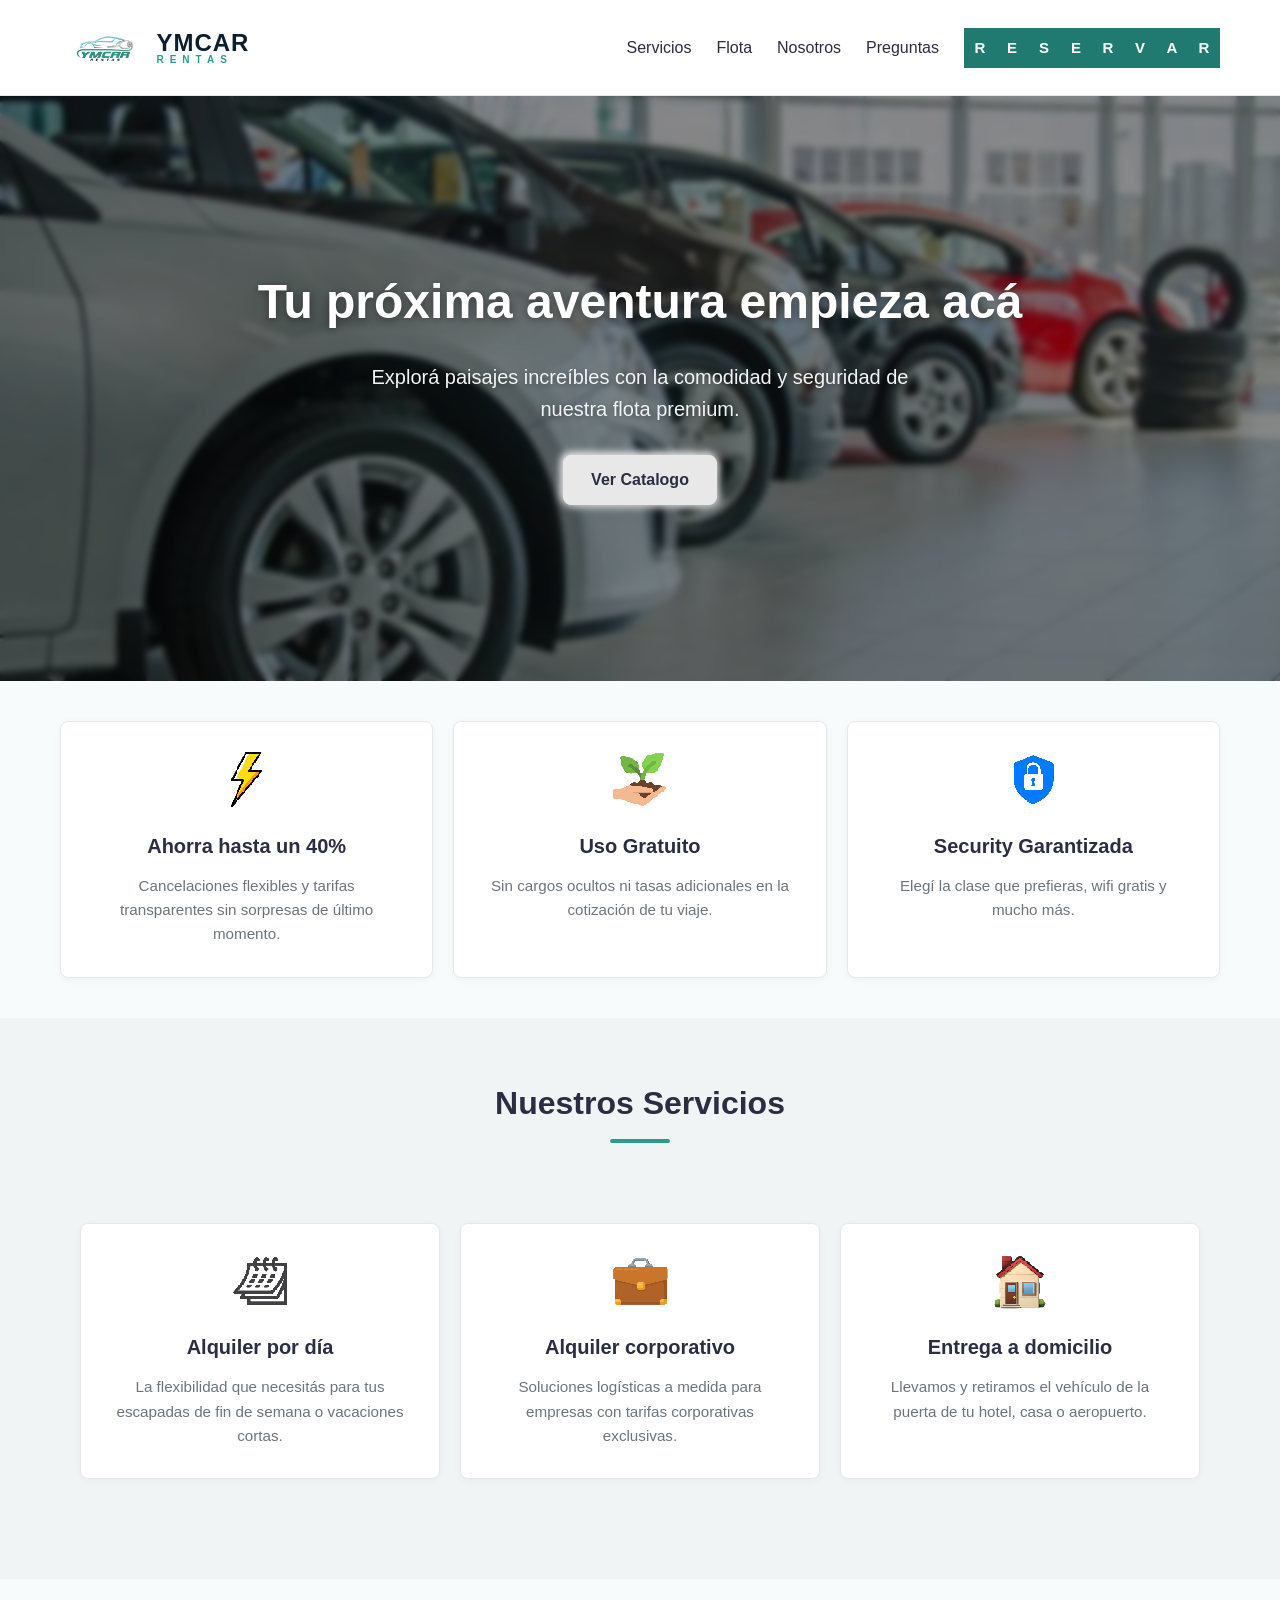
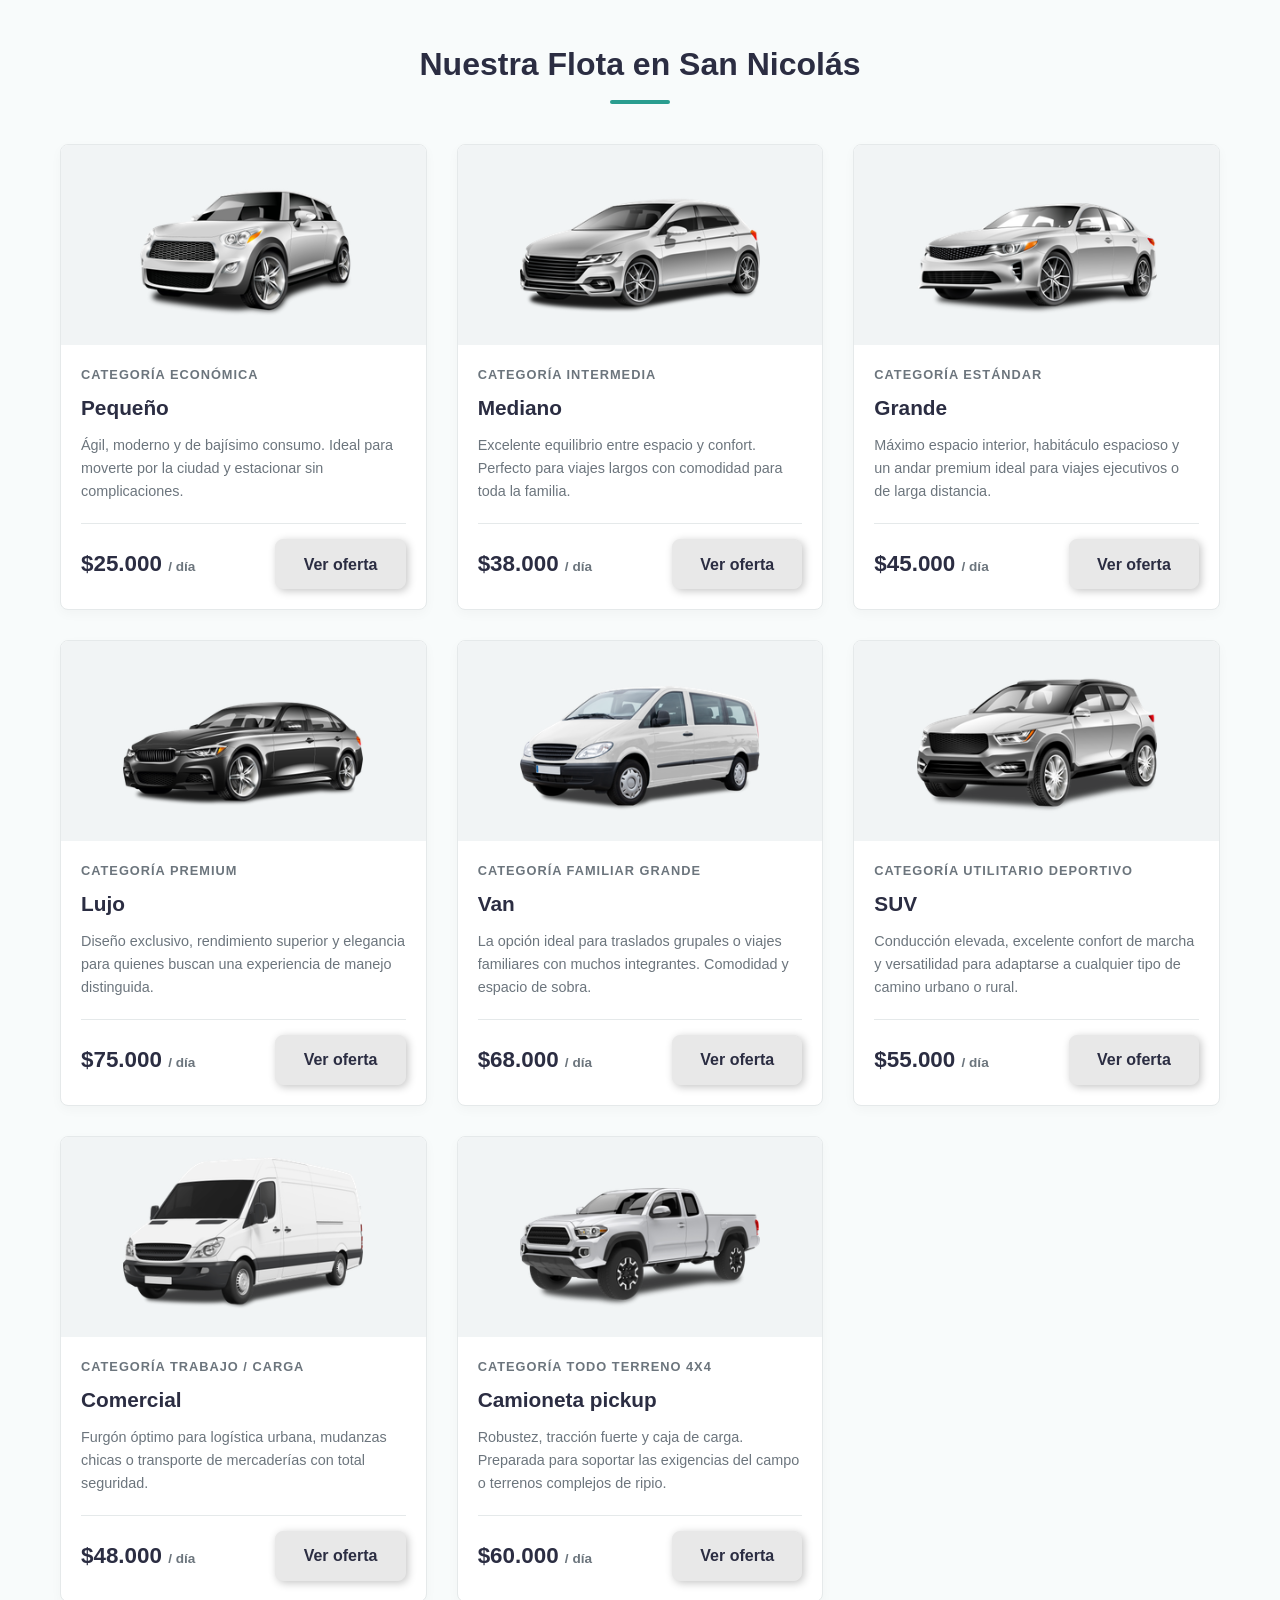
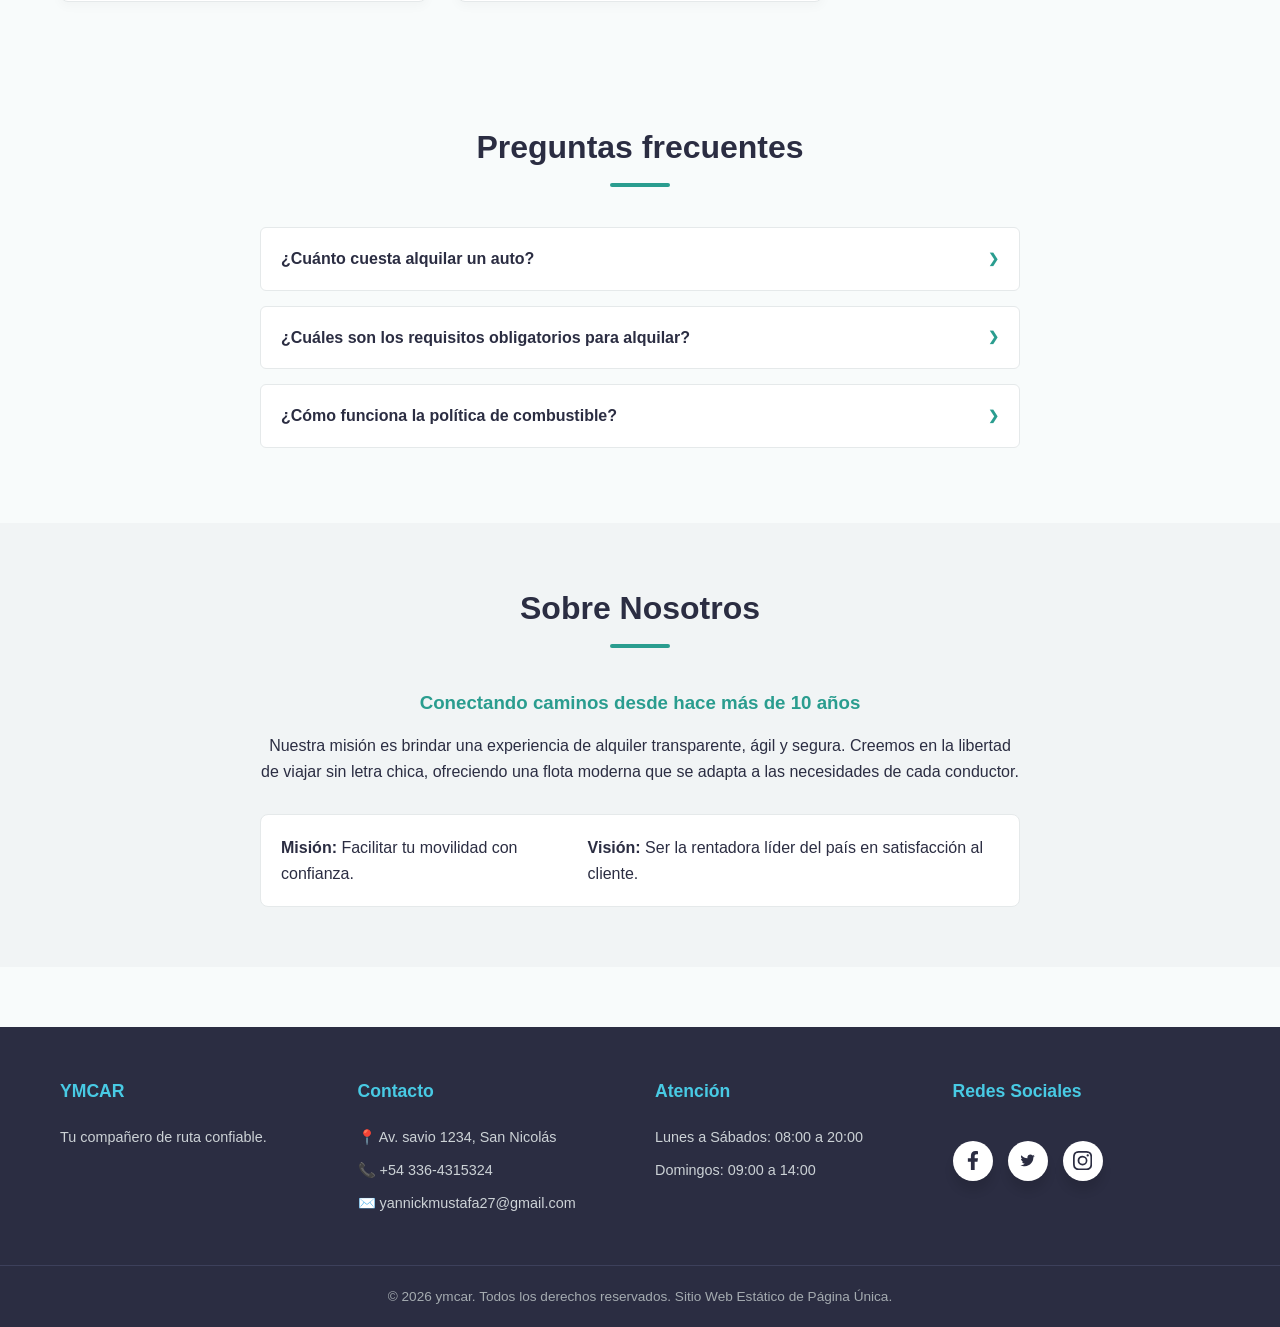
<file: index.html>
<!doctype html>
<html lang="es">
  <head>
    <meta charset="UTF-8" />
    <meta name="viewport" content="width=device-width, initial-scale=1.0" />
    <title>YMcar - Rentas</title>
    <link rel="stylesheet" href="./styles.css" />
    <link rel="icon" type="image/png" href="public/Logo1.png" />
  </head>
  <body>
    <header class="header-principal">
      <div class="header-contenedor">
        <div class="logo-contenedor">
          <a href="#" class="enlace-logo">
            <img src="public/Logo1.png" alt="YMcar Logo" class="logo-img" />
            <div class="logo-texto">
              <span class="texto-principal">YMCAR</span>
              <span class="texto-secundario">RENTAS</span>
            </div>
          </a>
        </div>
        <nav class="navegacion">
          <a href="#servicios">Servicios</a>
          <a href="#vehiculos">Flota</a>
          <a href="#sobre-nosotros">Nosotros</a>
          <a href="#faq">Preguntas</a>
          <a href="./reserva.html" class="enlace-boton-3d">
            <div class="button">
              <div class="box">R</div>
              <div class="box">E</div>
              <div class="box">S</div>
              <div class="box">E</div>
              <div class="box">R</div>
              <div class="box">V</div>
              <div class="box">A</div>
              <div class="box">R</div>
            </div>
          </a>
        </nav>
      </div>
    </header>

    <main>
      <section id="hero" class="hero-section">
        <div class="hero-capa">
          <div class="hero-contenido">
            <h1>Tu próxima aventura empieza acá</h1>
            <p>
              Explorá paisajes increíbles con la comodidad y seguridad de
              nuestra flota premium.
            </p>
            <a href="#vehiculos" class="button2">Ver Catalogo</a>
          </div>
        </div>
      </section>

      <section class="beneficios-section">
        <div class="contenedor-grid-3">
          <div class="beneficio-tarjeta">
            <span class="beneficio-icono">
              <img
                src="public/rayo.png"
                alt="Ícono de ahorro"
                class="imagen-icono-rayo"
              />
            </span>
            <h3>Ahorra hasta un 40%</h3>
            <p>
              Cancelaciones flexibles y tarifas transparentes sin sorpresas de
              último momento.
            </p>
          </div>
          <div class="beneficio-tarjeta">
            <span class="beneficio-icono">
              <img src="public/planta.png" alt="Planta" class="beneficio-img" />
            </span>
            <h3>Uso Gratuito</h3>
            <p>
              Sin cargos ocultos ni tasas adicionales en la cotización de tu
              viaje.
            </p>
          </div>

          <div class="beneficio-tarjeta">
            <span class="beneficio-icono">
              <img src="public/escudo.png" alt="Escudo" class="beneficio-img" />
            </span>
            <h3>Security Garantizada</h3>
            <p>Elegí la clase que prefieras, wifi gratis y mucho más.</p>
          </div>
        </div>
      </section>

      <section id="servicios" class="seccion-gris">
        <div class="contenedor-bloque">
          <h2 class="titulo-seccion">Nuestros Servicios</h2>
          <div class="contenedor-grid-3">
            <article class="servicio-card">
              <span class="servicio-icono">
                <img
                  src="public/calendario.png"
                  alt="Calendario"
                  class="servicio-img"
                />
              </span>
              <h3>Alquiler por día</h3>
              <p>
                La flexibilidad que necesitás para tus escapadas de fin de
                semana o vacaciones cortas.
              </p>
            </article>

            <article class="servicio-card">
              <span class="servicio-icono">
                <img
                  src="public/maletin.png"
                  alt="Corporativo"
                  class="servicio-img"
                />
              </span>
              <h3>Alquiler corporativo</h3>
              <p>
                Soluciones logísticas a medida para empresas con tarifas
                corporativas exclusivas.
              </p>
            </article>

            <article class="servicio-card">
              <span class="servicio-icono">
                <img
                  src="public/casa.png"
                  alt="Domicilio"
                  class="servicio-img"
                />
              </span>
              <h3>Entrega a domicilio</h3>
              <p>
                Llevamos y retiramos el vehículo de la puerta de tu hotel, casa
                o aeropuerto.
              </p>
            </article>
          </div>
        </div>
      </section>

      <section id="vehiculos">
        <div class="contenedor-bloque">
          <h2 class="titulo-seccion">Nuestra Flota en San Nicolás</h2>
          <div class="contenedor-grid-vehiculos">
            <article class="vehiculo-card">
              <div class="vehiculo-img-contenedor">
                <img
                  src="public/auto-pequeno.png"
                  alt="Vehículo Pequeño"
                  class="vehiculo-img"
                />
              </div>
              <div class="vehiculo-info">
                <span class="vehiculo-categoria">Categoría Económica</span>
                <h3>Pequeño</h3>
                <p>
                  Ágil, moderno y de bajísimo consumo. Ideal para moverte por la
                  ciudad y estacionar sin complicaciones.
                </p>
                <div class="vehiculo-precio-fila">
                  <span class="precio">$25.000 <span>/ día</span></span>
                  <a href="reserva.html" class="button2">Ver oferta</a>
                </div>
              </div>
            </article>

            <article class="vehiculo-card">
              <div class="vehiculo-img-contenedor">
                <img
                  src="public/auto-mediano.png"
                  alt="Vehículo Mediano"
                  class="vehiculo-img"
                />
              </div>
              <div class="vehiculo-info">
                <span class="vehiculo-categoria">Categoría Intermedia</span>
                <h3>Mediano</h3>
                <p>
                  Excelente equilibrio entre espacio y confort. Perfecto para
                  viajes largos con comodidad para toda la familia.
                </p>
                <div class="vehiculo-precio-fila">
                  <span class="precio">$38.000 <span>/ día</span></span>
                  <a href="reserva.html" class="button2">Ver oferta</a>
                </div>
              </div>
            </article>

            <article class="vehiculo-card">
              <div class="vehiculo-img-contenedor">
                <img
                  src="public/auto-grande.png"
                  alt="Vehículo Grande"
                  class="vehiculo-img"
                />
              </div>
              <div class="vehiculo-info">
                <span class="vehiculo-categoria">Categoría Estándar</span>
                <h3>Grande</h3>
                <p>
                  Máximo espacio interior, habitáculo espacioso y un andar
                  premium ideal para viajes ejecutivos o de larga distancia.
                </p>
                <div class="vehiculo-precio-fila">
                  <span class="precio">$45.000 <span>/ día</span></span>
                  <a href="reserva.html" class="button2">Ver oferta</a>
                </div>
              </div>
            </article>

            <article class="vehiculo-card">
              <div class="vehiculo-img-contenedor">
                <img
                  src="public/lujo.png"
                  alt="Vehículo de Lujo"
                  class="vehiculo-img"
                />
              </div>
              <div class="vehiculo-info">
                <span class="vehiculo-categoria">Categoría Premium</span>
                <h3>Lujo</h3>
                <p>
                  Diseño exclusivo, rendimiento superior y elegancia para
                  quienes buscan una experiencia de manejo distinguida.
                </p>
                <div class="vehiculo-precio-fila">
                  <span class="precio">$75.000 <span>/ día</span></span>
                  <a href="reserva.html" class="button2">Ver oferta</a>
                </div>
              </div>
            </article>

            <article class="vehiculo-card">
              <div class="vehiculo-img-contenedor">
                <img
                  src="public/van.png"
                  alt="Vehículo Van"
                  class="vehiculo-img"
                />
              </div>
              <div class="vehiculo-info">
                <span class="vehiculo-categoria"
                  >Categoría Familiar Grande</span
                >
                <h3>Van</h3>
                <p>
                  La opción ideal para traslados grupales o viajes familiares
                  con muchos integrantes. Comodidad y espacio de sobra.
                </p>
                <div class="vehiculo-precio-fila">
                  <span class="precio">$68.000 <span>/ día</span></span>
                  <a href="reserva.html" class="button2">Ver oferta</a>
                </div>
              </div>
            </article>

            <article class="vehiculo-card">
              <div class="vehiculo-img-contenedor">
                <img
                  src="public/suv.png"
                  alt="Vehículo SUV"
                  class="vehiculo-img"
                />
              </div>
              <div class="vehiculo-info">
                <span class="vehiculo-categoria"
                  >Categoría Utilitario Deportivo</span
                >
                <h3>SUV</h3>
                <p>
                  Conducción elevada, excelente confort de marcha y versatilidad
                  para adaptarse a cualquier tipo de camino urbano o rural.
                </p>
                <div class="vehiculo-precio-fila">
                  <span class="precio">$55.000 <span>/ día</span></span>
                  <a href="reserva.html" class="button2">Ver oferta</a>
                </div>
              </div>
            </article>

            <article class="vehiculo-card">
              <div class="vehiculo-img-contenedor">
                <img
                  src="public/comercial.png"
                  alt="Vehículo Comercial"
                  class="vehiculo-img"
                />
              </div>
              <div class="vehiculo-info">
                <span class="vehiculo-categoria"
                  >Categoría Trabajo / Carga</span
                >
                <h3>Comercial</h3>
                <p>
                  Furgón óptimo para logística urbana, mudanzas chicas o
                  transporte de mercaderías con total seguridad.
                </p>
                <div class="vehiculo-precio-fila">
                  <span class="precio">$48.000 <span>/ día</span></span>
                  <a href="reserva.html" class="button2">Ver oferta</a>
                </div>
              </div>
            </article>

            <article class="vehiculo-card">
              <div class="vehiculo-img-contenedor">
                <img
                  src="public/camioneta.png"
                  alt="Camioneta pickup"
                  class="vehiculo-img"
                />
              </div>
              <div class="vehiculo-info">
                <span class="vehiculo-categoria"
                  >Categoría Todo Terreno 4x4</span
                >
                <h3>Camioneta pickup</h3>
                <p>
                  Robustez, tracción fuerte y caja de carga. Preparada para
                  soportar las exigencias del campo o terrenos complejos de
                  ripio.
                </p>
                <div class="vehiculo-precio-fila">
                  <span class="precio">$60.000 <span>/ día</span></span>
                  <a href="reserva.html" class="button2">Ver oferta</a>
                </div>
              </div>
            </article>
          </div>
        </div>
      </section>

      <section id="faq">
        <div class="contenedor-bloque-angosto">
          <h2 class="titulo-seccion">Preguntas frecuentes</h2>

          <details class="faq-item">
            <summary class="faq-pregunta">
              ¿Cuánto cuesta alquilar un auto?
            </summary>
            <div class="faq-respuesta">
              <p>
                El precio varía según la temporada, la categoría del vehículo
                seleccionado y la cantidad de días. Podés calcular el costo
                exacto completando nuestro formulario de reserva arriba.
              </p>
            </div>
          </details>

          <details class="faq-item">
            <summary class="faq-pregunta">
              ¿Cuáles son los requisitos obligatorios para alquilar?
            </summary>
            <div class="faq-respuesta">
              <p>
                Es necesario ser mayor de 21 años, presentar DNI o Pasaporte
                vigente, contar con licencia de conducir correspondiente y una
                tarjeta de crédito para la franquicia de garantía.
              </p>
            </div>
          </details>

          <details class="faq-item">
            <summary class="faq-pregunta">
              ¿Cómo funciona la política de combustible?
            </summary>
            <div class="faq-respuesta">
              <p>
                Entregamos el vehículo con el tanque lleno y debe ser devuelto
                de la misma manera. En caso de faltantes, se cobrará el cargo de
                reabastecimiento correspondiente.
              </p>
            </div>
          </details>
        </div>
      </section>

      <section id="sobre-nosotros" class="seccion-gris">
        <div class="contenedor-bloque-angosto sobre-nosotros-contenedor">
          <h2 class="titulo-seccion">Sobre Nosotros</h2>
          <h3>Conectando caminos desde hace más de 10 años</h3>
          <p>
            Nuestra misión es brindar una experiencia de alquiler transparente,
            ágil y segura. Creemos en la libertad de viajar sin letra chica,
            ofreciendo una flota moderna que se adapta a las necesidades de cada
            conductor.
          </p>
          <div class="valores-grid">
            <div>
              <strong>Misión:</strong> Facilitar tu movilidad con confianza.
            </div>
            <div>
              <strong>Visión:</strong> Ser la rentadora líder del país en
              satisfacción al cliente.
            </div>
          </div>
        </div>
      </section>
    </main>

    <footer class="footer-principal">
      <div class="footer-contenedor">
        <div class="footer-columna">
          <h4>YMCAR</h4>
          <p>Tu compañero de ruta confiable.</p>
        </div>
        <div class="footer-columna">
          <h4>Contacto</h4>
          <p>📍 Av. savio 1234, San Nicolás</p>
          <p>📞 +54 336-4315324</p>
          <p>✉️ yannickmustafa27@gmail.com</p>
        </div>
        <div class="footer-columna">
          <h4>Atención</h4>
          <p>Lunes a Sábados: 08:00 a 20:00</p>
          <p>Domingos: 09:00 a 14:00</p>
        </div>
        <div class="footer-columna">
          <h4>Redes Sociales</h4>
          <ul class="wrapper">
            <li class="icon facebook">
              <span class="tooltip">Facebook</span>
              <svg
                viewBox="0 0 320 512"
                height="1.2em"
                fill="currentColor"
                xmlns="http://www.w3.org/2000/svg"
              >
                <path
                  d="M279.14 288l14.22-92.66h-88.91v-60.13c0-25.35 12.42-50.06 52.24-50.06h40.42V6.26S260.43 0 225.36 0c-73.22 0-121.08 44.38-121.08 124.72v70.62H22.89V288h81.39v224h100.17V288z"
                ></path>
              </svg>
            </li>
            <li class="icon twitter">
              <span class="tooltip">Twitter</span>
              <svg
                height="1.2em"
                fill="currentColor"
                viewBox="0 0 48 48"
                xmlns="http://www.w3.org/2000/svg"
                class="twitter"
              >
                <path
                  d="M42,12.429c-1.323,0.586-2.746,0.977-4.247,1.162c1.526-0.906,2.7-2.351,3.251-4.058c-1.428,0.837-3.01,1.452-4.693,1.776C34.967,9.884,33.05,9,30.926,9c-4.08,0-7.387,3.278-7.387,7.32c0,0.572,0.067,1.129,0.193,1.67c-6.138-0.308-11.582-3.226-15.224-7.654c-0.64,1.082-1,2.349-1,3.686c0,2.541,1.301,4.778,3.285,6.096c-1.211-0.037-2.351-0.374-3.349-0.914c0,0.022,0,0.055,0,0.086c0,3.551,2.547,6.508,5.923,7.181c-0.617,0.169-1.269,0.263-1.941,0.263c-0.477,0-0.942-0.054-1.392-0.135c0.94,2.902,3.667,5.023,6.898,5.086c-2.528,1.96-5.712,3.134-9.174,3.134c-0.598,0-1.183-0.034-1.761-0.104C9.268,36.786,13.152,38,17.321,38c13.585,0,21.017-11.156,21.017-20.834c0-0.317-0.01-0.633-0.025-0.945C39.763,15.197,41.013,13.905,42,12.429"
                ></path>
              </svg>
            </li>
            <li class="icon instagram">
              <span class="tooltip">Instagram</span>
              <svg
                xmlns="http://www.w3.org/2000/svg"
                height="1.2em"
                fill="currentColor"
                class="bi bi-instagram"
                viewBox="0 0 16 16"
              >
                <path
                  d="M8 0C5.829 0 5.556.01 4.703.048 3.85.088 3.269.222 2.76.42a3.917 3.917 0 0 0-1.417.923A3.927 3.927 0 0 0 .42 2.76C.222 3.268.087 3.85.048 4.7.01 5.555 0 5.827 0 8.001c0 2.172.01 2.444.048 3.297.04.852.174 1.433.372 1.942.205.526.478.972.923 1.417.444.445.89.719 1.416.923.51.198 1.09.333 1.942.372C5.555 15.99 5.827 16 8 16s2.444-.01 3.298-.048c.851-.04 1.434-.174 1.943-.372a3.916 3.916 0 0 0 1.416-.923c.445-.445.718-.891.923-1.417.197-.509.332-1.09.372-1.942C15.99 10.445 16 10.173 16 8s-.01-2.445-.048-3.299c-.04-.851-.175-1.433-.372-1.941a3.926 3.926 0 0 0-.923-1.417A3.911 3.911 0 0 0 13.24.42c-.51-.198-1.092-.333-1.943-.372C10.443.01 10.172 0 7.998 0h.003zm-.717 1.442h.718c2.136 0 2.389.007 3.232.046.78.035 1.204.166 1.486.275.373.145.64.319.92.599.28.28.453.546.598.92.11.281.24.705.275 1.485.039.843.047 1.096.047 3.231s-.008 2.389-.047 3.232c-.035.78-.166 1.203-.275 1.485a2.47 2.47 0 0 1-.599.919c-.28.28-.546.453-.92.598-.28.11-.704.24-1.485.276-.843.038-1.096.047-3.232.047s-2.39-.009-3.233-.047c-.78-.036-1.203-.166-1.485-.276a2.478 2.478 0 0 1-.92-.598 2.48 2.48 0 0 1-.6-.92c-.109-.281-.24-.705-.275-1.485-.038-.843-.046-1.096-.046-3.233 0-2.136.008-2.388.046-3.231.036-.78.166-1.204.276-1.486.145-.373.319-.64.599-.92.28-.28.546-.453.92-.598.282-.11.705-.24 1.485-.276.738-.034 1.024-.044 2.515-.045v.002zm4.988 1.328a.96.96 0 1 0 0 1.92.96.96 0 0 0 0-1.92zm-4.27 1.122a4.109 4.109 0 1 0 0 8.217 4.109 4.109 0 0 0 0-8.217zm0 1.441a2.667 2.667 0 1 1 0 5.334 2.667 2.667 0 0 1 0-5.334z"
                ></path>
              </svg>
            </li>
          </ul>
        </div>
      </div>
      <div class="footer-derechos">
        <p>
          &copy; 2026 ymcar. Todos los derechos reservados. Sitio Web Estático
          de Página Única.
        </p>
      </div>
    </footer>
  </body>
</html>
</file>
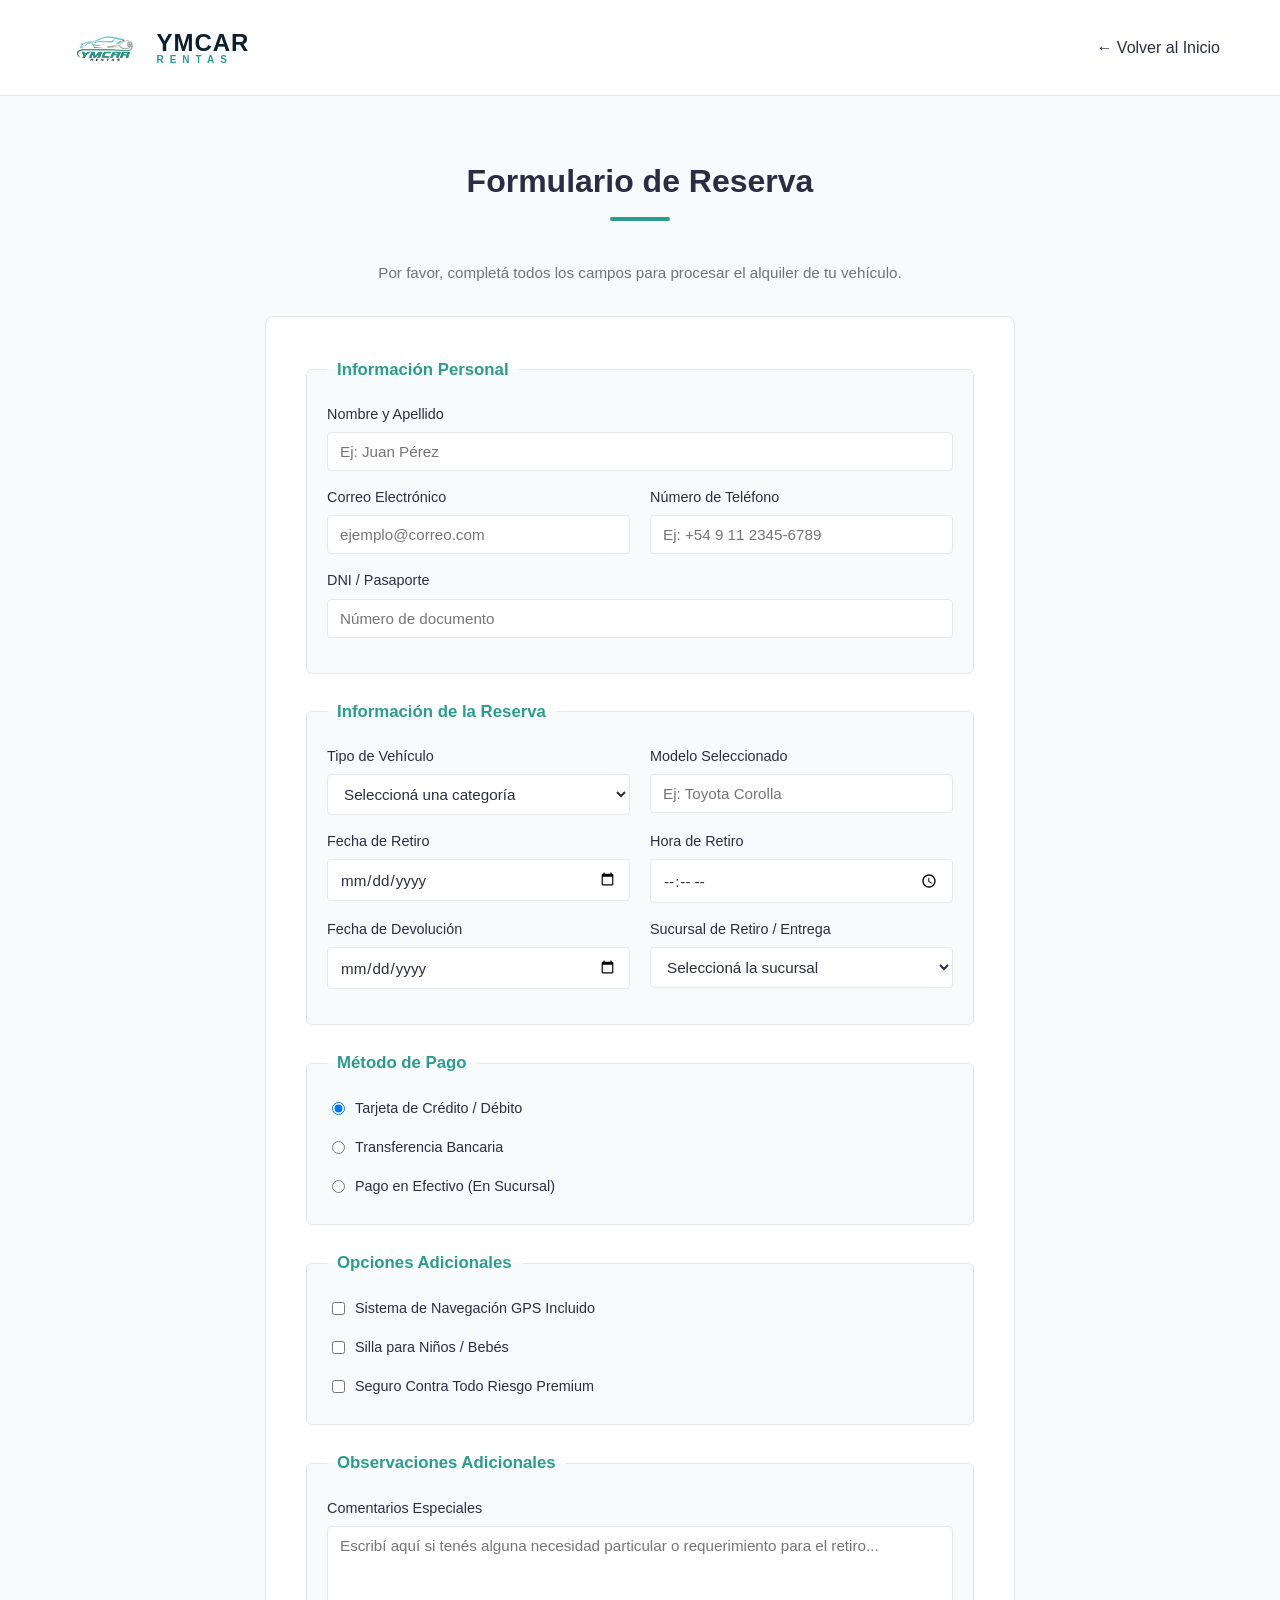
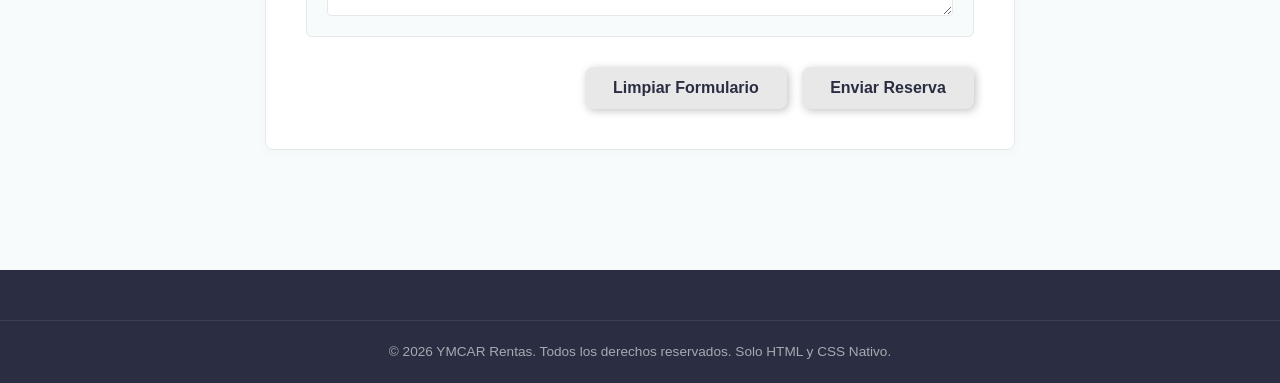
<file: reserva.html>
<!doctype html>
<html lang="es">
  <head>
    <meta charset="UTF-8" />
    <meta name="viewport" content="width=device-width, initial-scale=1.0" />
    <title>YMCAR Rentas - Realizá tu Reserva</title>
    <link rel="stylesheet" href="styles.css" />
    <link rel="icon" type="image/png" href="public/Logo1.png" />
  </head>
  <body>
    <header class="header-principal">
      <div class="header-contenedor">
        <div class="logo-contenedor">
          <a href="index.html" class="enlace-logo">
            <img src="public/Logo1.png" alt="YMcar Logo" class="logo-img" />
            <div class="logo-texto">
              <span class="texto-principal">YMCAR</span>
              <span class="texto-secundario">RENTAS</span>
            </div>
          </a>
        </div>
        <nav class="navegacion">
          <a href="index.html" class="boton-volver">← Volver al Inicio</a>
        </nav>
      </div>
    </header>

    <main class="contenedor-bloque-angosto">
      <section>
        <h1 class="titulo-seccion">Formulario de Reserva</h1>
        <p class="subtitulo-formulario">
          Por favor, completá todos los campos para procesar el alquiler de tu
          vehículo.
        </p>

        <div class="contenedor-formulario-bloque">
          <form action="#" method="POST">
            <fieldset class="formulario-grupo">
              <legend>Información Personal</legend>

              <div class="formulario-fila">
                <div class="campo-ancho">
                  <label for="nombre-apellido">Nombre y Apellido</label>
                  <input
                    type="text"
                    id="nombre-apellido"
                    name="nombre_apellido"
                    placeholder="Ej: Juan Pérez"
                    required
                  />
                </div>
              </div>

              <div class="formulario-fila">
                <div class="campo-ancho">
                  <label for="correo">Correo Electrónico</label>
                  <input
                    type="email"
                    id="correo"
                    name="correo"
                    placeholder="ejemplo@correo.com"
                    required
                  />
                </div>
                <div class="campo-ancho">
                  <label for="telefono">Número de Teléfono</label>
                  <input
                    type="tel"
                    id="telefono"
                    name="telefono"
                    placeholder="Ej: +54 9 11 2345-6789"
                    required
                  />
                </div>
              </div>

              <div class="formulario-fila">
                <div class="campo-ancho">
                  <label for="documento">DNI / Pasaporte</label>
                  <input
                    type="text"
                    id="documento"
                    name="documento"
                    placeholder="Número de documento"
                    required
                  />
                </div>
              </div>
            </fieldset>

            <fieldset class="formulario-grupo">
              <legend>Información de la Reserva</legend>

              <div class="formulario-fila">
                <div class="campo-ancho">
                  <label for="tipo-vehiculo">Tipo de Vehículo</label>
                  <select id="tipo-vehiculo" name="tipo_vehiculo" required>
                    <option value="" disabled selected>
                      Seleccioná una categoría
                    </option>
                    <option value="economico">Económico (Hatchback)</option>
                    <option value="sedan">Sedán Familiar</option>
                    <option value="suv">SUV / Camioneta</option>
                    <option value="premium">Premium / Deportivo</option>
                  </select>
                </div>
                <div class="campo-ancho">
                  <label for="modelo-seleccionado">Modelo Seleccionado</label>
                  <input
                    type="text"
                    id="modelo-seleccionado"
                    name="modelo_seleccionado"
                    placeholder="Ej: Toyota Corolla"
                    required
                  />
                </div>
              </div>

              <div class="formulario-fila">
                <div class="campo-ancho">
                  <label for="fecha-retiro">Fecha de Retiro</label>
                  <input
                    type="date"
                    id="fecha-retiro"
                    name="fecha_retiro"
                    required
                  />
                </div>
                <div class="campo-ancho">
                  <label for="hora-retiro">Hora de Retiro</label>
                  <input
                    type="time"
                    id="hora-retiro"
                    name="hora_retiro"
                    required
                  />
                </div>
              </div>

              <div class="formulario-fila">
                <div class="campo-ancho">
                  <label for="fecha-devolucion">Fecha de Devolución</label>
                  <input
                    type="date"
                    id="fecha-devolucion"
                    name="fecha_devolucion"
                    required
                  />
                </div>
                <div class="campo-ancho">
                  <label for="sucursal-retiro"
                    >Sucursal de Retiro / Entrega</label
                  >
                  <select id="sucursal-retiro" name="sucursal_retiro" required>
                    <option value="" disabled selected>
                      Seleccioná la sucursal
                    </option>
                    <option value="centro">Sucursal Centro</option>
                    <option value="aeropuerto">Aeropuerto Internacional</option>
                    <option value="terminal">Terminal de Ómnibus</option>
                  </select>
                </div>
              </div>
            </fieldset>

            <fieldset class="formulario-grupo">
              <legend>Método de Pago</legend>
              <div class="opciones-radios">
                <label class="control-radio">
                  <input
                    type="radio"
                    name="metodo_pago"
                    value="tarjeta"
                    checked
                    required
                  />
                  Tarjeta de Crédito / Débito
                </label>
                <label class="control-radio">
                  <input
                    type="radio"
                    name="metodo_pago"
                    value="transferencia"
                    required
                  />
                  Transferencia Bancaria
                </label>
                <label class="control-radio">
                  <input
                    type="radio"
                    name="metodo_pago"
                    value="efectivo"
                    required
                  />
                  Pago en Efectivo (En Sucursal)
                </label>
              </div>
            </fieldset>

            <fieldset class="formulario-grupo">
              <legend>Opciones Adicionales</legend>
              <div class="opciones-checkboxes">
                <label class="control-check">
                  <input type="checkbox" name="adicional_gps" value="si" />
                  Sistema de Navegación GPS Incluido
                </label>
                <label class="control-check">
                  <input type="checkbox" name="adicional_silla" value="si" />
                  Silla para Niños / Bebés
                </label>
                <label class="control-check">
                  <input type="checkbox" name="adicional_seguro" value="si" />
                  Seguro Contra Todo Riesgo Premium
                </label>
              </div>
            </fieldset>

            <fieldset class="formulario-grupo">
              <legend>Observaciones Adicionales</legend>
              <div class="campo-ancho">
                <label for="observaciones">Comentarios Especiales</label>
                <textarea
                  id="observaciones"
                  name="observaciones"
                  rows="4"
                  placeholder="Escribí aquí si tenés alguna necesidad particular o requerimiento para el retiro..."
                ></textarea>
              </div>
            </fieldset>

            <div class="formulario-botones">
              <button type="reset" class="button2">Limpiar Formulario</button>
              <button type="submit" class="button2">Enviar Reserva</button>
            </div>
          </form>
        </div>
      </section>
    </main>

    <footer class="footer-principal">
      <div class="footer-derechos">
        <p>
          &copy; 2026 YMCAR Rentas. Todos los derechos reservados. Solo HTML y
          CSS Nativo.
        </p>
      </div>
    </footer>
  </body>
</html>
</file>
<file: styles.css>
/* ==========================================================================
   1. RESET, CONFIGURACIÓN GLOBAL Y VARIABLES
   ========================================================================== */
:root {
  --color-primario: #2a9d8f;
  --color-primario-hover: #217a6f;
  --color-acento: #48cae4;
  --color-texto-principal: #2b2d42;
  --color-texto-secundario: #6c757d;
  --color-fondo: #f8fbfb;
  --color-fondo-tarjetas: #ffffff;
  --color-borde: #e5e9ea;
  --color-gris-claro: #f1f4f5;

  --fuente-principal: "Segoe UI", Tahoma, Geneva, Verdana, sans-serif;
  --transicion-suave: all 0.3s ease;
}

* {
  margin: 0;
  padding: 0;
  box-sizing: border-box;
  font-family: var(--fuente-principal);
}

html {
  scroll-behavior: smooth;
  scroll-padding-top: 80px; /* Previene solapamiento del header sticky */
}

body {
  background-color: var(--color-fondo);
  color: var(--color-texto-principal);
  line-height: 1.6;
  overflow-x: hidden;
}

/* ==========================================================================
   2. COMPONENTES DE MAQUETACIÓN REUTILIZABLES (Layout Patterns)
   ========================================================================== */
.contenedor-bloque,
.contenedor-bloque-angosto {
  padding: 60px 20px;
  margin: 0 auto;
}

.contenedor-bloque {
  max-width: 1200px;
}
.contenedor-bloque-angosto {
  max-width: 800px;
}

.seccion-gris {
  background-color: var(--color-gris-claro);
}

.titulo-seccion {
  text-align: center;
  font-size: 2rem;
  margin-bottom: 40px;
  position: relative;
}

.titulo-seccion::after {
  content: "";
  display: block;
  width: 60px;
  height: 4px;
  background-color: var(--color-primario);
  margin: 10px auto 0 auto;
  border-radius: 2px;
}

/* Contenedor flexible multiuso para servicios y beneficios */
.contenedor-grid-3 {
  display: flex;
  flex-wrap: wrap;
  gap: 20px;
  max-width: 1200px;
  margin: 0 auto;
  padding: 40px 20px;
}

/* Unificación de estilos para tarjetas de servicios y beneficios */
.beneficio-tarjeta,
.servicio-card {
  flex: 1 1 calc(33.333% - 20px);
  min-width: 260px;
  background-color: var(--color-fondo-tarjetas);
  padding: 30px;
  border-radius: 8px;
  text-align: center;
  box-shadow: 0 2px 8px rgba(0, 0, 0, 0.04);
  border: 1px solid var(--color-borde);
}

.beneficio-icono,
.servicio-icono {
  display: block;
  margin-bottom: 15px;
  text-align: center;
}

.beneficio-icono img,
.servicio-icono img {
  width: 55px !important;
  height: 55px !important;
  object-fit: contain !important;
  mix-blend-mode: multiply;
  display: inline-block;
  image-rendering: pixelated;
  image-rendering: crisp-edges;
}

.beneficio-tarjeta h3,
.servicio-card h3 {
  margin-bottom: 12px;
  font-size: 1.25rem;
}

.beneficio-tarjeta p,
.servicio-card p {
  color: var(--color-texto-secundario);
  font-size: 0.95rem;
}

/* ==========================================================================
   3. HEADER Y NAVEGACIÓN SEMÁNTICA
   ========================================================================== */
.header-principal {
  background-color: var(--color-fondo-tarjetas);
  border-bottom: 1px solid var(--color-borde);
  position: sticky;
  top: 0;
  z-index: 1000;
  width: 100%;
}

.header-contenedor {
  display: flex;
  justify-content: space-between;
  align-items: center;
  max-width: 1200px;
  margin: 0 auto;
  padding: 15px 20px;
}

.logo-contenedor {
  display: flex;
  align-items: center;
  height: 65px;
}

.enlace-logo {
  display: flex;
  align-items: center;
  text-decoration: none;
  gap: 8px;
  height: 100%;
  transition: transform 0.2s ease;
}

.logo-img {
  height: 90%;
  width: auto;
  object-fit: contain;
  mix-blend-mode: multiply;
}

.logo-texto {
  display: flex;
  flex-direction: column;
  justify-content: center;
  line-height: 1;
}

.texto-principal {
  font-family: "Arial Black", sans-serif;
  font-size: 24px;
  font-weight: 900;
  letter-spacing: 1px;
  color: #0d1f2d;
  transition: color 0.2s ease;
}

.texto-secundario {
  font-family: "Arial", sans-serif;
  font-size: 10px;
  font-weight: 700;
  text-transform: uppercase;
  letter-spacing: 6px;
  color: var(--color-primario);
}

.enlace-logo:hover {
  transform: scale(1.02);
}
.enlace-logo:hover .texto-principal {
  color: var(--color-primario);
}
.enlace-logo:hover .logo-img {
  filter: drop-shadow(0px 2px 8px rgba(42, 157, 143, 0.45));
}

.navegacion {
  display: flex;
  align-items: center;
  gap: 25px;
}

.navegacion a {
  text-decoration: none;
  color: var(--color-texto-principal);
  font-weight: 500;
  transition: var(--transicion-suave);
}

.navegacion a:hover {
  color: var(--color-primario);
}

/* ==========================================================================
   4. COMPONENTE HERO
   ========================================================================== */
.hero-section {
  background-image: url("public/autos.png");
  background-size: cover;
  background-position: center;
  background-repeat: no-repeat;
  height: 65vh;
  min-height: 380px;
  display: flex;
  align-items: center;
  justify-content: center;
  overflow: hidden;
}

.hero-capa {
  width: 100%;
  height: 100%;
  display: flex;
  align-items: center;
  justify-content: center;
  text-align: center;
  padding: 0 20px;
  backdrop-filter: blur(3px);
  -webkit-backdrop-filter: blur(3px);
  background-color: rgba(0, 0, 0, 0.45);
}

.hero-contenido h1 {
  color: #ffffff;
  font-size: 3rem;
  margin-bottom: 20px;
  text-shadow: 0 2px 8px rgba(0, 0, 0, 0.4);
}

.hero-contenido p {
  color: #f1f4f5;
  font-size: 1.25rem;
  margin-bottom: 30px;
  max-width: 600px;
  margin-left: auto;
  margin-right: auto;
  text-shadow: 0 2px 6px rgba(0, 0, 0, 0.4);
}

/* ==========================================================================
   5. SECCIÓN VEHÍCULOS (Grid de Catálogo)
   ========================================================================== */
.contenedor-grid-vehiculos {
  display: grid;
  grid-template-columns: repeat(auto-fit, minmax(280px, 1fr));
  gap: 30px;
  margin-top: 20px;
}

.vehiculo-card {
  background-color: var(--color-fondo-tarjetas);
  border: 1px solid var(--color-borde);
  border-radius: 8px;
  overflow: hidden;
  box-shadow: 0 4px 12px rgba(0, 0, 0, 0.03);
  display: flex;
  flex-direction: column;
}

.vehiculo-img-contenedor {
  background-color: var(--color-gris-claro);
  padding: 20px;
  text-align: center;
  display: flex;
  align-items: center;
  justify-content: center;
  height: 200px;
}

.vehiculo-img {
  max-width: 100%;
  max-height: 100%;
  object-fit: contain;
}

.vehiculo-info {
  padding: 20px;
  display: flex;
  flex-direction: column;
  flex-grow: 1;
}

.vehiculo-categoria {
  font-size: 0.8rem;
  text-transform: uppercase;
  color: var(--color-texto-secundario);
  letter-spacing: 1px;
  margin-bottom: 5px;
  font-weight: bold;
}

.vehiculo-info h3 {
  font-size: 1.3rem;
  margin-bottom: 10px;
}

.vehiculo-info p {
  color: var(--color-texto-secundario);
  font-size: 0.9rem;
  margin-bottom: 20px;
  flex-grow: 1;
}

.vehiculo-precio-fila {
  display: flex;
  justify-content: space-between;
  align-items: center;
  border-top: 1px solid var(--color-borde);
  padding-top: 15px;
}

.vehiculo-precio-fila .precio {
  font-size: 1.4rem;
  font-weight: bold;
  color: var(--color-texto-principal);
}

.vehiculo-precio-fila .precio span {
  font-size: 0.85rem;
  color: var(--color-texto-secundario);
}

/* ==========================================================================
   6. FORMULARIO SEMÁNTICO DE RESERVA
   ========================================================================== */
.contenedor-formulario-bloque {
  max-width: 750px;
  margin: 0 auto;
  background-color: var(--color-fondo-tarjetas);
  padding: 40px;
  border-radius: 8px;
  border: 1px solid var(--color-borde);
  box-shadow: 0 4px 15px rgba(0, 0, 0, 0.02);
}

.subtitulo-formulario {
  text-align: center;
  color: var(--color-texto-secundario);
  margin-bottom: 30px;
  font-size: 0.95rem;
}

.formulario-grupo {
  border: 1px solid var(--color-borde);
  border-radius: 6px;
  padding: 20px;
  margin-bottom: 25px;
  background-color: var(--color-fondo);
}

.formulario-grupo legend {
  font-weight: bold;
  padding: 0 10px;
  color: var(--color-primario);
  font-size: 1.05rem;
}

.formulario-fila {
  display: flex;
  gap: 20px;
  margin-bottom: 15px;
}

.campo-ancho {
  flex: 1;
  display: flex;
  flex-direction: column;
  min-width: 0;
}

.formulario-grupo label {
  margin-bottom: 6px;
  font-size: 0.9rem;
  font-weight: 500;
}

/* Unificación de selectores de entrada de datos para evitar repeticiones */
.formulario-grupo input[type="text"],
.formulario-grupo input[type="email"],
.formulario-grupo input[type="tel"],
.formulario-grupo input[type="date"],
.formulario-grupo input[type="time"],
.formulario-grupo select,
.formulario-grupo textarea {
  padding: 10px 12px;
  border: 1px solid var(--color-borde);
  border-radius: 4px;
  background-color: var(--color-fondo-tarjetas);
  color: var(--color-texto-principal);
  font-size: 0.95rem;
  outline: none;
  transition: border-color 0.2s;
  width: 100%;
}

.formulario-grupo input:focus,
.formulario-grupo select:focus,
.formulario-grupo textarea:focus {
  border-color: var(--color-primario);
}

.formulario-fila-checks {
  margin-bottom: 15px;
}
.check-label-titulo {
  display: block;
  margin-bottom: 8px;
  font-weight: 500;
  font-size: 0.95rem;
}

.opciones-checkboxes,
.opciones-radios {
  display: flex;
  flex-direction: column;
  gap: 10px;
  padding-left: 5px;
}

.control-check,
.control-radio {
  display: flex;
  align-items: center;
  gap: 10px;
  font-weight: normal !important;
  cursor: pointer;
}

.formulario-grupo textarea {
  resize: vertical;
}

.formulario-botones {
  display: flex;
  justify-content: flex-end;
  gap: 15px;
  margin-top: 30px;
}

/* ==========================================================================
   7. COMPONENTE FAQ & NOSOTROS
   ========================================================================== */
.faq-item {
  background-color: var(--color-fondo-tarjetas);
  border: 1px solid var(--color-borde);
  margin-bottom: 15px;
  border-radius: 6px;
  overflow: hidden;
}

.faq-pregunta {
  padding: 18px 20px;
  font-weight: 600;
  cursor: pointer;
  user-select: none;
  display: flex;
  justify-content: space-between;
  align-items: center;
  gap: 10px;
}

.faq-pregunta::after {
  content: "❯";
  font-size: 0.8rem;
  transition: transform 0.2s;
  color: var(--color-primario);
  flex-shrink: 0;
}

.faq-item[open] .faq-pregunta::after {
  transform: rotate(90deg);
}
.faq-item[open] .faq-pregunta {
  background-color: var(--color-gris-claro);
  border-bottom: 1px solid var(--color-borde);
}

.faq-respuesta {
  padding: 18px 20px;
  color: var(--color-texto-secundario);
}

.sobre-nosotros-contenedor {
  text-align: center;
}
.sobre-nosotros-contenedor h3 {
  margin-bottom: 15px;
  color: var(--color-primario);
}
.sobre-nosotros-contenedor p {
  margin-bottom: 30px;
}

.valores-grid {
  display: flex;
  justify-content: space-around;
  gap: 20px;
  background-color: var(--color-fondo-tarjetas);
  border: 1px solid var(--color-borde);
  padding: 20px;
  border-radius: 8px;
  text-align: left;
}

/* ==========================================================================
   8. FOOTER PRINCIPAL Y REDES SOCIALES
   ========================================================================== */
.footer-principal {
  background-color: var(--color-texto-principal);
  color: #ffffff;
  padding-top: 50px;
  margin-top: 60px;
}

.footer-contenedor {
  max-width: 1200px;
  margin: 0 auto;
  padding: 0 20px 40px 20px;
  display: flex;
  flex-wrap: wrap;
  gap: 30px;
}

.footer-columna {
  flex: 1 1 calc(25% - 30px);
  min-width: 220px;
}

.footer-columna h4 {
  font-size: 1.1rem;
  margin-bottom: 20px;
  color: var(--color-acento);
}

.footer-columna p {
  font-size: 0.9rem;
  color: #ccd2d6;
  margin-bottom: 10px;
}

.wrapper {
  display: inline-flex;
  list-style: none;
  width: 100%;
  padding-top: 15px;
  justify-content: flex-start;
}

.wrapper .icon {
  position: relative;
  background: #fff;
  border-radius: 50%;
  margin-right: 15px;
  width: 40px;
  height: 40px;
  font-size: 16px;
  display: flex;
  justify-content: center;
  align-items: center;
  box-shadow: 0 10px 10px rgba(0, 0, 0, 0.1);
  cursor: pointer;
  color: #2b2d42;
  transition: all 0.2s cubic-bezier(0.68, -0.55, 0.265, 1.55);
}

.wrapper .tooltip {
  position: absolute;
  top: 0;
  font-size: 12px;
  background: #fff;
  color: #fff;
  padding: 5px 8px;
  border-radius: 5px;
  box-shadow: 0 10px 10px rgba(0, 0, 0, 0.1);
  opacity: 0;
  pointer-events: none;
  transition: all 0.3s cubic-bezier(0.68, -0.55, 0.265, 1.55);
}

.wrapper .tooltip::before {
  position: absolute;
  content: "";
  height: 6px;
  width: 6px;
  background: #fff;
  bottom: -3px;
  left: 50%;
  transform: translate(-50%) rotate(45deg);
}

.wrapper .icon:hover .tooltip {
  top: -40px;
  opacity: 1;
  visibility: visible;
  pointer-events: auto;
}

.wrapper .facebook:hover,
.wrapper .facebook:hover .tooltip,
.wrapper .facebook:hover .tooltip::before {
  background: #1877f2;
  color: #fff;
}
.wrapper .twitter:hover,
.wrapper .twitter:hover .tooltip,
.wrapper .twitter:hover .tooltip::before {
  background: #1da1f2;
  color: #fff;
}
.wrapper .instagram:hover,
.wrapper .instagram:hover .tooltip,
.wrapper .instagram:hover .tooltip::before {
  background: #e4405f;
  color: #fff;
}

.footer-derechos {
  text-align: center;
  padding: 20px;
  border-top: 1px solid #3d405b;
  font-size: 0.85rem;
  color: #a4abb0;
}

/* ==========================================================================
   9. LOS DOS ESTILOS DE BOTONES EXCLUSIVOS
   ========================================================================== */

/* --- ESTILO DE BOTÓN 1: ESTÁNDAR NEUMÓRFICO (Uiverse Button2) --- */
.button2 {
  display: inline-block;
  transition: all 0.2s ease-in;
  position: relative;
  overflow: hidden;
  z-index: 1;
  color: var(--color-texto-principal);
  font-weight: bolder;
  padding: 0.7em 1.7em;
  cursor: pointer;
  font-size: 16px;
  border-radius: 0.5em;
  background: #e8e8e8;
  border: 1px solid #e8e8e8;
  box-shadow:
    2px 2px 8px #c5c5c5,
    -2px -2px 8px #ffffff;
  text-decoration: none;
  text-align: center;
}

.button2:active {
  color: #666;
  box-shadow:
    inset 4px 4px 12px #c5c5c5,
    inset -4px -4px 12px #ffffff;
}

.button2:before,
.button2:after {
  content: "";
  position: absolute;
  border-radius: 50%;
  display: block;
  transition: all 0.5s 0.1s cubic-bezier(0.55, 0, 0.1, 1);
  z-index: -1;
}

.button2:before {
  left: 50%;
  transform: translateX(-50%) scaleY(1) scaleX(1.25);
  top: 100%;
  width: 140%;
  height: 180%;
  background-color: rgba(0, 0, 0, 0.05);
}

.button2:after {
  left: 55%;
  transform: translateX(-50%) scaleY(1) scaleX(1.45);
  top: 180%;
  width: 160%;
  height: 190%;
  background-color: var(--color-primario);
}

.button2:hover {
  color: #ffffff;
  border: 1px solid var(--color-primario);
}
.button2:hover:before {
  top: -35%;
  background-color: var(--color-primario);
  transform: translateX(-50%) scaleY(1.3) scaleX(0.8);
}
.button2:hover:after {
  top: -45%;
  background-color: var(--color-primario);
  transform: translateX(-50%) scaleY(1.3) scaleX(0.8);
}

/* --- ESTILO DE BOTÓN 2: INTERACTIVO MULTI-LETRA EN HEADER (RESERVAR -> YMRENTAS) --- */
.enlace-boton-3d {
  text-decoration: none;
}
.button {
  display: flex;
  justify-content: center;
}

.box {
  width: 32px;
  height: 40px;
  display: flex;
  justify-content: center;
  align-items: center;
  font-size: 15px;
  font-weight: 700;
  color: #fff;
  transition: all 0.8s;
  cursor: pointer;
  position: relative;
  background: var(--color-primario-hover);
  overflow: hidden;
}

.box:before {
  position: absolute;
  top: 0;
  background: #0f0f0f;
  width: 100%;
  height: 100%;
  display: flex;
  align-items: center;
  justify-content: center;
  transform: translateY(100%);
  transition: transform 0.4s;
}

.button:hover .box:before {
  transform: translateY(0);
}

.box:nth-child(1)::before {
  content: "Y";
}
.box:nth-child(2)::before {
  transform: translateY(-100%);
  content: "M";
}
.box:nth-child(3)::before {
  content: "R";
}
.box:nth-child(4)::before {
  transform: translateY(-100%);
  content: "E";
}
.box:nth-child(5)::before {
  content: "N";
}
.box:nth-child(6)::before {
  transform: translateY(-100%);
  content: "T";
}
.box:nth-child(7)::before {
  content: "A";
}
.box:nth-child(8)::before {
  transform: translateY(-100%);
  content: "S";
}

/* ==========================================================================
   10. MEDIA QUERIES (Responsividad Avanzada de 300px a más)
   ========================================================================== */

/* Dispositivos Medianos (Tablets y Laptops de hasta 768px) */
@media (max-width: 768px) {
  .header-contenedor {
    flex-direction: column;
    gap: 15px;
    padding: 15px 10px;
  }

  .navegacion {
    flex-wrap: wrap;
    justify-content: center;
    gap: 15px;
  }

  .hero-contenido h1 {
    font-size: 2.2rem;
  }
  .hero-contenido p {
    font-size: 1.1rem;
  }

  .valores-grid,
  .formulario-fila {
    flex-direction: column;
    gap: 15px;
  }

  .contenedor-bloque,
  .contenedor-bloque-angosto {
    padding: 40px 15px;
  }
}

/* Celulares Inteligentes Estándar (Hasta 480px) */
@media (max-width: 480px) {
  .logo-contenedor {
    height: 55px;
  }
  .texto-principal {
    font-size: 20px;
  }
  .texto-secundario {
    font-size: 9px;
    letter-spacing: 4px;
  }
  .navegacion {
    gap: 12px;
  }
  .navegacion a {
    font-size: 0.95rem;
  }

  /* Reducción fluida del botón letra por letra para pantallas Mobile */
  .box {
    width: 28px;
    height: 36px;
    font-size: 13px;
  }

  .hero-section {
    height: 50vh;
    min-height: 320px;
  }
  .hero-contenido h1 {
    font-size: 1.7rem;
  }
  .titulo-seccion {
    font-size: 1.6rem;
  }

  .contenedor-formulario-bloque {
    padding: 25px 15px;
  }
  .formulario-grupo {
    padding: 15px 10px;
  }

  .formulario-botones {
    flex-direction: column-reverse;
    gap: 10px;
  }

  .button2 {
    width: 100%;
  } /* Botón se expande para mejorar el área de clic táctil */
}

/* Pantallas Extra Pequeñas / Soporte Límite (Hasta 340px - Protege hasta los 300px mínimos) */
@media (max-width: 340px) {
  .header-contenedor {
    padding: 10px 5px;
  }
  .logo-contenedor {
    height: 48px;
  }
  .texto-principal {
    font-size: 18px;
  }
  .navegacion {
    gap: 8px;
  }
  .navegacion a {
    font-size: 0.85rem;
  }

  /* Compresión de seguridad para asegurar que el botón 3D no genere scroll a 300px */
  .box {
    width: 25px;
    height: 32px;
    font-size: 12px;
  }

  .contenedor-grid-vehiculos {
    grid-template-columns: 1fr;
  }
  .vehiculo-precio-fila {
    flex-direction: column;
    gap: 10px;
    text-align: center;
  }
}
</file>
